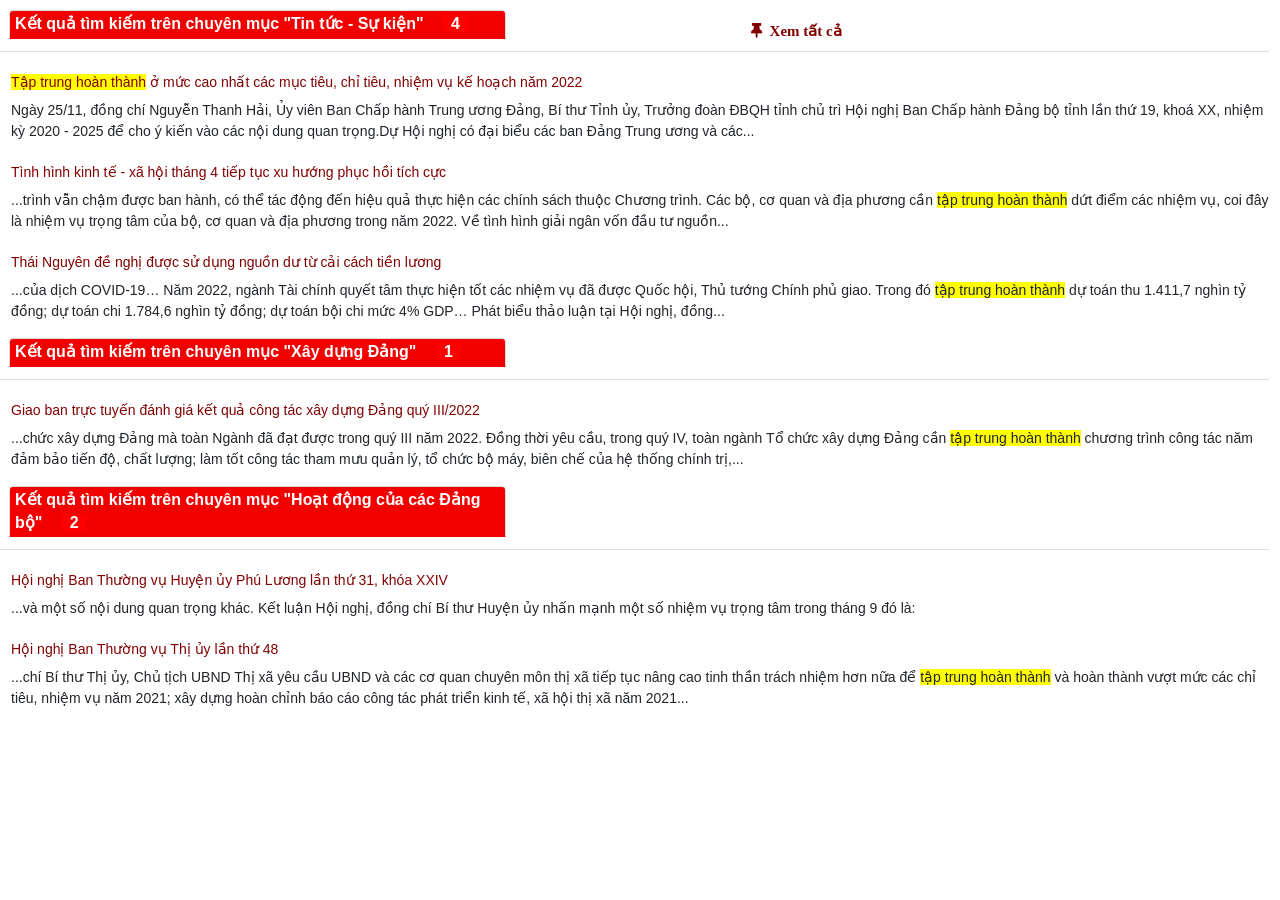
<file: KetQuaTimKiem/index.html>
<!DOCTYPE html>
<html lang="en">
<head>
  <meta charset="UTF-8">
  <meta http-equiv="X-UA-Compatible" content="IE=edge">
  <meta name="viewport" content="width=device-width, initial-scale=1.0">
  <title>Kết quả tìm kiếm</title>
  <link rel="stylesheet" href="../ace_v4/node_modules/bootstrap/dist/css/bootstrap.css">
  <link rel="stylesheet" href="../ace_v4/node_modules/fortawesome/fontawesome-free/css/fontawesome.css">
  <link rel="stylesheet" href="../ace_v4/node_modules/fortawesome/fontawesome-free/css/solid.css">

  <link rel="stylesheet" href="../KetQuaTimKiem/style.css">
</head>
<body>
  <div class="timkiem">
    <div class="row">
      <div class=" search pr-3 pl-3">
        <ul class="search-nav ">
          <li class="kq col-md-7 col-xl-5 col-lg-4">
            <a>Kết quả tìm kiếm trên chuyên mục "Tin tức - Sự kiện"
            <span class="lable pl-2">4</span></a>
        </li>
        <li class="pull-right">
          <a href="https://thainguyen.dcs.vn/seek/?q=T%E1%BA%ADp+trung+ho%C3%A0n+th%C3%A0nh&m=news">
          <em class="fas fa-thumbtack"><span class="all">&nbsp;&nbsp;Xem tất cả</span></em>
        </a></li>
        </ul>
        <h3 class="h3-color">
          <a href="https://thainguyen.dcs.vn/trong-tinh/tap-trung-hoan-thanh-o-muc-cao-nhat-cac-muc-tieu-chi-tieu-nhiem-vu-ke-hoach-nam-2022-517.html">
            <span class="keyword">Tập trung hoàn thành</span> ở mức cao nhất các mục tiêu, chỉ tiêu, nhiệm vụ kế hoạch năm 2022
          </a>
        </h3>
        <p class="p-color">Ngày 25/11, đồng chí Nguyễn Thanh Hải, Ủy viên Ban Chấp hành Trung ương Đảng, Bí thư Tỉnh ủy, Trưởng đoàn ĐBQH
          tỉnh chủ trì Hội nghị Ban Chấp hành Đảng bộ tỉnh lần thứ 19, khoá XX, nhiệm kỳ 2020 - 2025 để cho ý kiến vào các nội dung quan trọng.Dự 
          Hội nghị có đại biểu các ban Đảng Trung ương và các...
        </p>
        <h3 class="h3-color">
          <a href="https://thainguyen.dcs.vn/trong-nuoc-quoc-te/tinh-hinh-kinh-te-xa-hoi-thang-4-tiep-tuc-xu-huong-phuc-hoi-tich-cuc-330.html">  
            Tình hình kinh tế - xã hội tháng 4 tiếp tục xu hướng phục hồi tích cực</a>
        </h3>
        <p class="p-color">...trình vẫn chậm được ban hành, có thể tác động đến hiệu quả thực hiện các chính sách thuộc Chương trình. Các bộ, cơ quan và địa phương cần
          <span class="keyword">tập trung hoàn thành</span> dứt điểm các nhiệm vụ, coi đây là nhiệm vụ trọng tâm của bộ, cơ quan và địa phương trong năm 2022. Về tình hình giải ngân vốn đầu tư nguồn...
        </p>
        <h3 class="h3-color">
          <a href="https://thainguyen.dcs.vn/trong-tinh/thai-nguyen-de-nghi-duoc-su-dung-nguon-du-tu-cai-cach-tien-luong-197.html">
            Thái Nguyên đề nghị được sử dụng nguồn dư từ cải cách tiền lương
          </a>
        </h3>
        <p class="p-color">...của dịch COVID-19…  Năm 2022, ngành Tài chính quyết tâm thực hiện tốt các nhiệm vụ đã được Quốc hội, Thủ tướng Chính phủ giao. Trong đó
          <span class="keyword">tập trung hoàn thành</span> 
          dự toán thu 1.411,7 nghìn tỷ đồng; dự toán chi 1.784,6 nghìn tỷ đồng; dự toán bội chi mức 4% GDP…  Phát biểu thảo luận tại Hội nghị, đồng...</p>
      </div>
      <div class="search pr-3 pl-3">
        <ul class="search-nav">
          <li class="kq col-md-7 col-xl-5 col-lg-4">
            <a>Kết quả tìm kiếm trên chuyên mục "Xây dựng Đảng"
            <span class="lable pl-2">1</span></a>
          </li>     
        </ul>
        <h3 class="h3-color">
          <a href="https://thainguyen.dcs.vn/xay-dung-dang/tin-hoat-dong/giao-ban-truc-tuyen-danh-gia-ket-qua-cong-tac-xay-dung-dang-quy-iii-2022-365.html">
            Giao ban trực tuyến đánh giá kết quả công tác xây dựng Đảng quý III/2022
          </a>
        </h3>
        <p class="p-color">...chức xây dựng Đảng mà toàn Ngành đã đạt được trong quý III năm 2022. Đồng thời yêu cầu, trong quý IV, toàn ngành Tổ chức xây dựng Đảng cần 
          <span class="keyword">tập trung hoàn thành</span>
            chương trình công tác năm đảm bảo tiến độ, chất lượng; làm tốt công tác tham mưu quản lý, tổ chức bộ máy, biên chế của hệ thống chính trị,...
        </p>
      </div>
      <div class="search pr-3 pl-3">
        <ul class="search-nav">
          <li class="kq col-md-7 col-xl-5 col-lg-4 ">
            <a>Kết quả tìm kiếm trên chuyên mục "Hoạt động của các Đảng bộ"
            <span class="lable pl-2">2</span></a>
          </li>     
        </ul>
        <h3 class="h3-color">
          <a href="https://thainguyen.dcs.vn/hoat-dong-cua-cac-dang-bo/dang-bo-huyen-phu-luong/hoi-nghi-ban-thuong-vu-huyen-uy-phu-luong-lan-thu-31-khoa-xxiv-198.html">
            Hội nghị Ban Thường vụ Huyện ủy Phú Lương lần thứ 31, khóa XXIV
          </a>
        </h3>
        <p class="p-color">...và một số nội dung quan trọng khác. Kết luận Hội nghị, đồng chí Bí thư Huyện ủy nhấn mạnh một số nhiệm vụ trọng tâm trong tháng 9 đó là: 
        </p>
        <h3 class="h3-color">
          <a href="https://thainguyen.dcs.vn/hoat-dong-cua-cac-dang-bo/dang-bo-tp-pho-yen/hoi-nghi-ban-thuong-vu-thi-uy-lan-thu-48-6.html">
            Hội nghị Ban Thường vụ Thị ủy lần thứ 48
          </a>
        </h3>
        <p class="p-color">...chí Bí thư Thị ủy, Chủ tịch UBND Thị xã yêu cầu UBND và các cơ quan chuyên môn thị xã tiếp tục nâng cao tinh thần trách nhiệm hơn nữa để 
          <span class="keyword">tập trung hoàn thành</span>
          và hoàn thành vượt mức các chỉ tiêu, nhiệm vụ năm 2021; xây dựng hoàn chỉnh báo cáo công tác phát triển kinh tế, xã hội thị xã năm 2021...
        </p>
    </div>
    </div>
  </div>


</html>
</file>
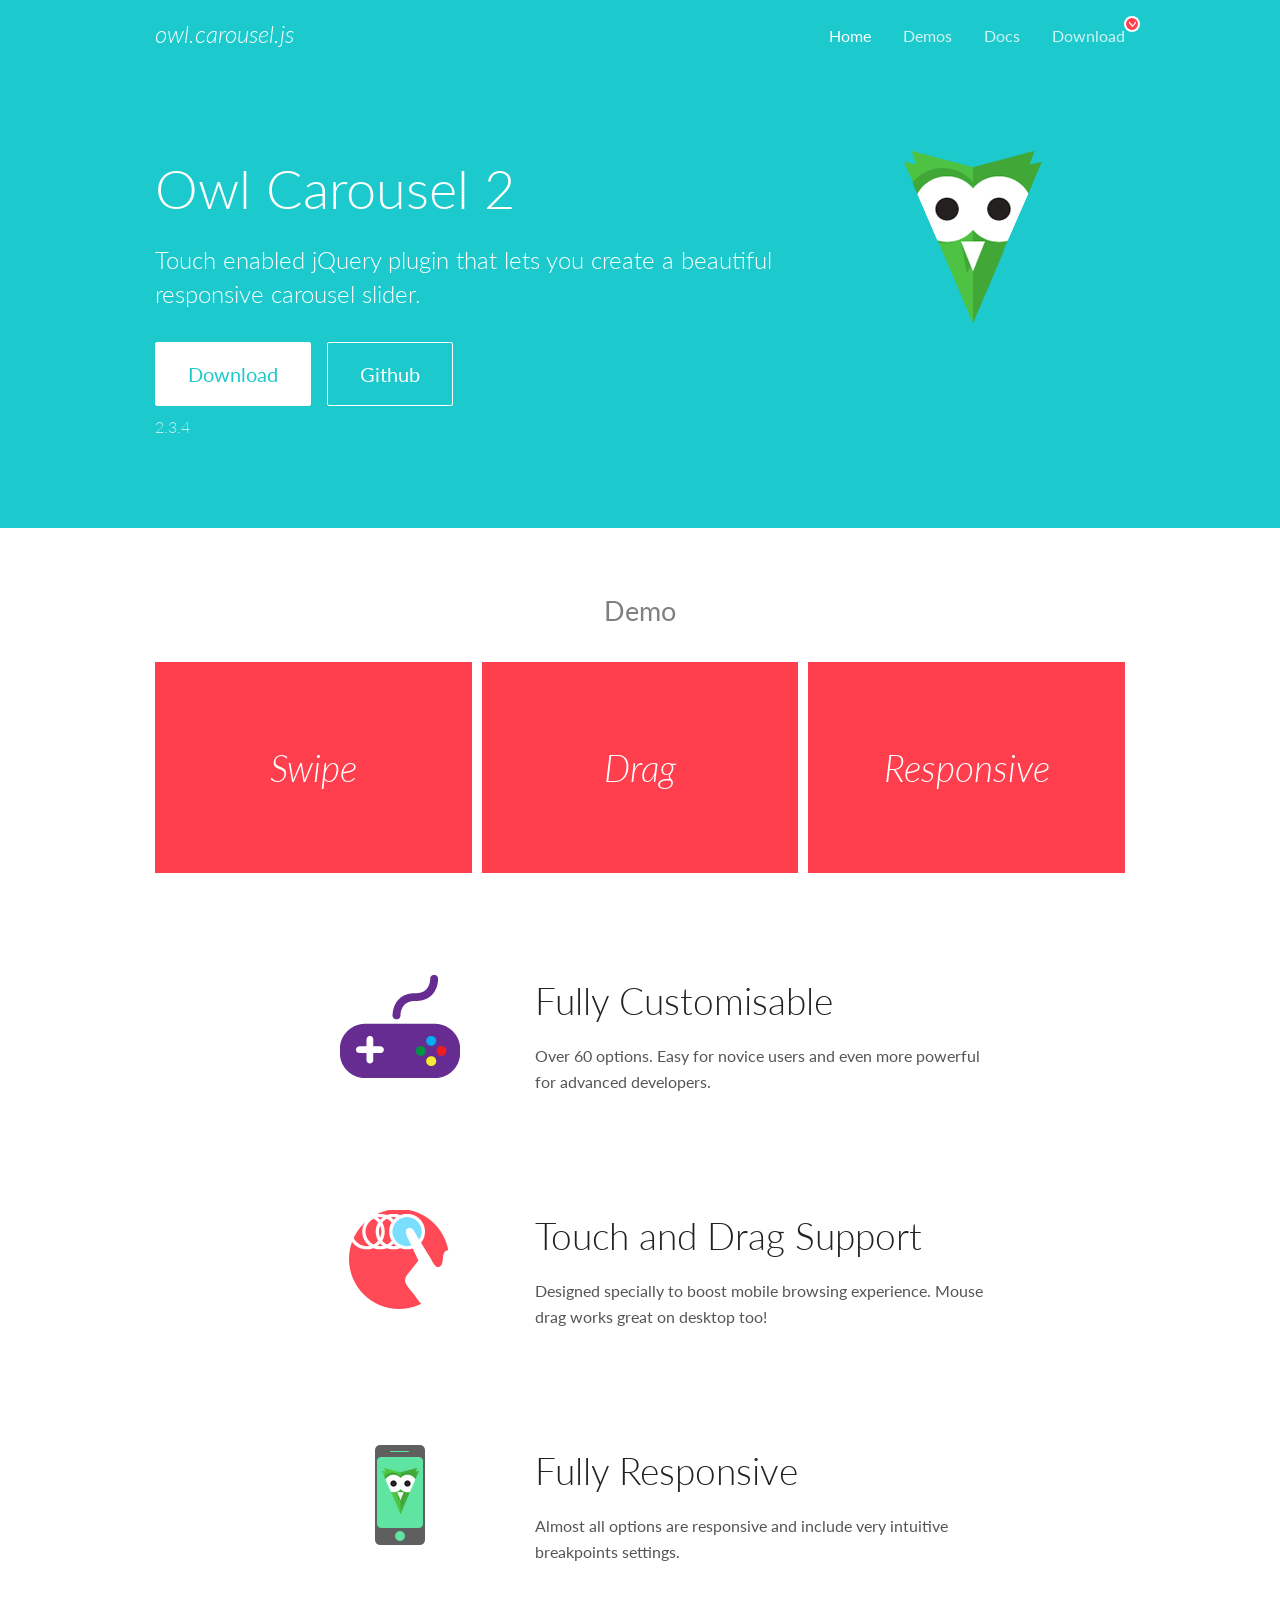
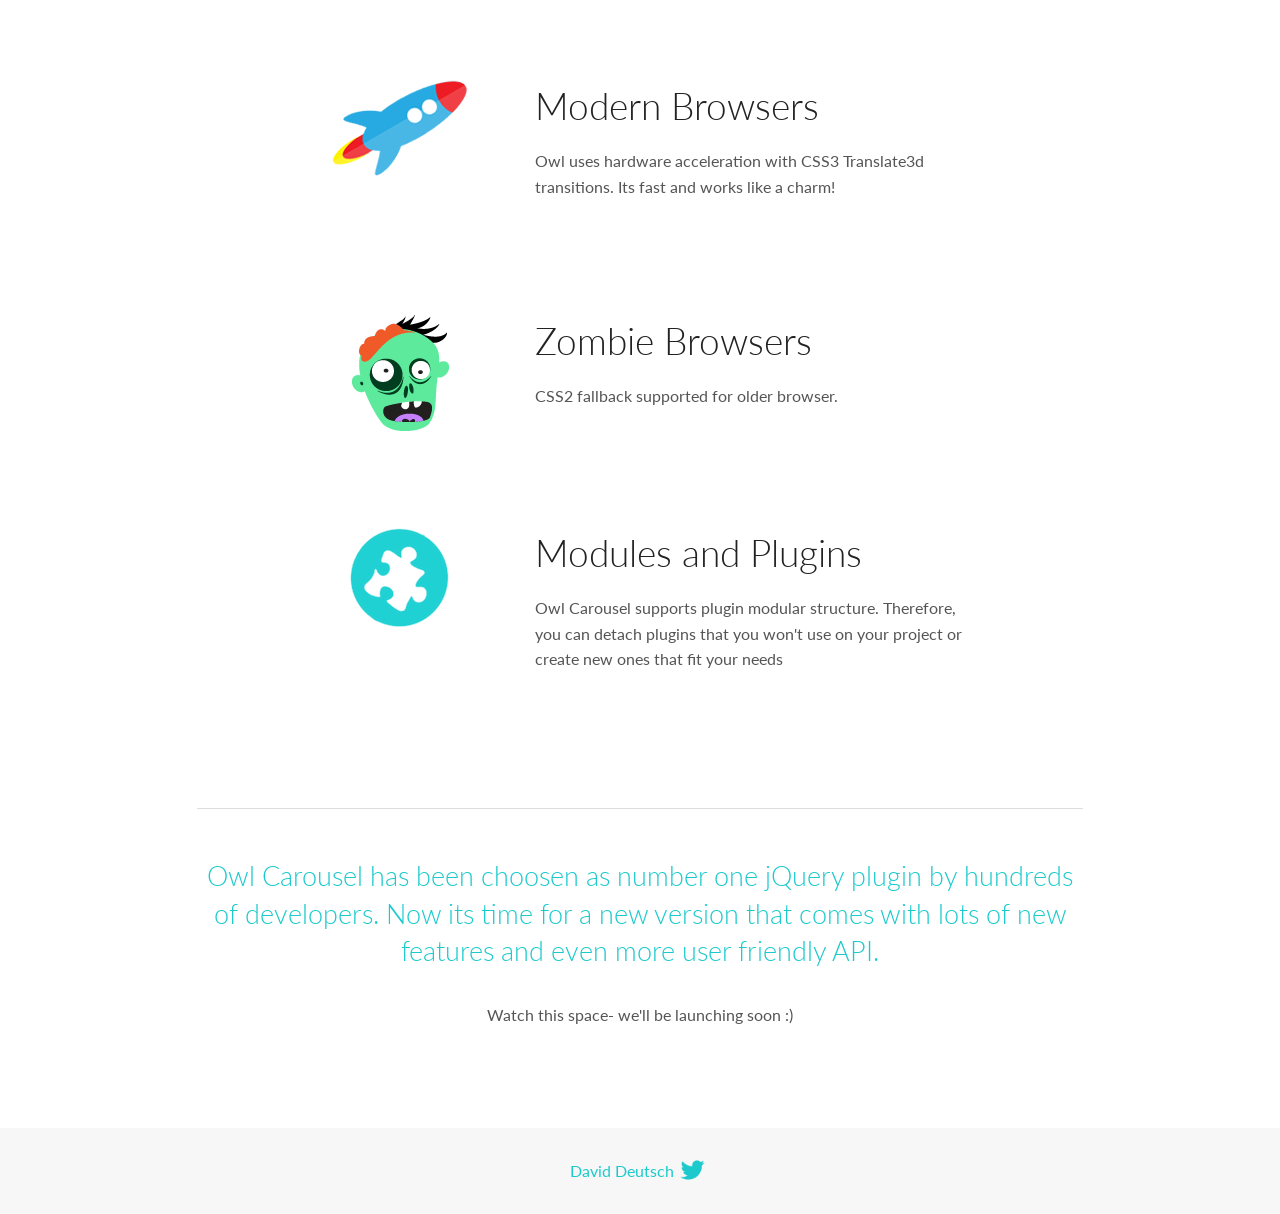
<file: OwlCarousel2-2.3.4/docs/index.html>
<!DOCTYPE html>
<html lang="en">
  <head>

    <!-- head -->
    <meta charset="utf-8">
    <meta name="msapplication-tap-highlight" content="no" />
    <meta name="viewport" content="width=device-width, initial-scale=1.0" />
    <meta name="description" content="Touch enabled jQuery plugin that lets you create beautiful responsive carousel slider.">
    <meta name="author" content="David Deutsch">
    <title>
      Home | Owl Carousel | 2.3.4
    </title>

    <!-- Stylesheets -->
    <link href='https://fonts.googleapis.com/css?family=Lato:300,400,700,400italic,300italic' rel='stylesheet' type='text/css'>
    <link rel="stylesheet" href="assets/css/docs.theme.min.css">

    <!-- Owl Stylesheets -->
    <link rel="stylesheet" href="assets/owlcarousel/assets/owl.carousel.min.css">
    <link rel="stylesheet" href="assets/owlcarousel/assets/owl.theme.default.min.css">

    <!-- HTML5 shim and Respond.js IE8 support of HTML5 elements and media queries -->

    <!--[if lt IE 9]>
      <script src="https://oss.maxcdn.com/libs/html5shiv/3.7.0/html5shiv.js"></script>
      <script src="https://oss.maxcdn.com/libs/respond.js/1.3.0/respond.min.js"></script>
    <![endif]-->

    <!-- Favicons -->
    <link rel="apple-touch-icon-precomposed" sizes="144x144" href="assets/ico/apple-touch-icon-144-precomposed.png">
    <link rel="shortcut icon" href="assets/ico/favicon.png">
    <link rel="shortcut icon" href="favicon.ico">

    <!-- Yeah i know js should not be in header. Its required for demos.-->

    <!-- javascript -->
    <script src="assets/vendors/jquery.min.js"></script>
    <script src="assets/owlcarousel/owl.carousel.js"></script>
  </head>
  <body>

    <!-- header -->
    <header class="header">
      <div class="row">
        <div class="large-12 columns">
          <div class="brand left">
            <h3>
              <a href="/OwlCarousel2/">owl.carousel.js</a> 
            </h3>
          </div>
          <a id="toggle-nav" class="right">
            <span></span> <span></span> <span></span> 
          </a> 
          <div class="nav-bar">
            <ul class="clearfix">
              <li class="active">
                <a href="/OwlCarousel2/index.html">Home</a> 
              </li>
              <li> <a href="/OwlCarousel2/demos/demos.html">Demos</a>  </li>
              <li> <a href="/OwlCarousel2/docs/started-welcome.html">Docs</a>  </li>
              <li>
                <a href="https://github.com/OwlCarousel2/OwlCarousel2/archive/2.3.4.zip">Download</a> 
                <span class="download"></span> 
              </li>
            </ul>
          </div>
        </div>
      </div>
    </header>

    <!-- home panel -->
    <section id="hero">
      <div class="row">
        <div class="large-8 medium-8 columns">
          <h1>Owl Carousel 2</h1>
          <h4>Touch enabled jQuery plugin that lets you create a beautiful responsive carousel slider.</h4>
          <a href="https://github.com/OwlCarousel2/OwlCarousel2/archive/2.3.4.zip" class="hero-button">Download</a> 
          <a href="https://github.com/OwlCarousel2/OwlCarousel2" class="hero-button outline">Github</a> 
          <p>2.3.4</p>
        </div>
        <div class="large-4 medium-4 columns">
          <img class="owl-logo" src="assets/img/owl-logo.png" alt="mr. Owl">
        </div>
      </div>
    </section>

    <!-- body -->
    <div class="home-demo">
      <div class="row">
        <div class="large-12 columns">
          <h3>Demo</h3>
          <div class="owl-carousel">
            <div class="item">
              <h2>Swipe</h2>
            </div>
            <div class="item">
              <h2>Drag</h2>
            </div>
            <div class="item">
              <h2>Responsive</h2>
            </div>
            <div class="item">
              <h2>CSS3</h2>
            </div>
            <div class="item">
              <h2>Fast</h2>
            </div>
            <div class="item">
              <h2>Easy</h2>
            </div>
            <div class="item">
              <h2>Free</h2>
            </div>
            <div class="item">
              <h2>Upgradable</h2>
            </div>
            <div class="item">
              <h2>Tons of options</h2>
            </div>
            <div class="item">
              <h2>Infinity</h2>
            </div>
            <div class="item">
              <h2>Auto Width</h2>
            </div>
          </div>
        </div>
      </div>
    </div>
    <script>
      var owl = $('.owl-carousel');
      owl.owlCarousel({
        margin: 10,
        loop: true,
        responsive: {
          0: {
            items: 1
          },
          600: {
            items: 2
          },
          1000: {
            items: 3
          }
        }
      })
    </script>

    <!-- features -->
    <div id="features">
      <div class="row">
        <div class="small-12 medium-9 small-centered columns">
          <section class="row feature">
            <div class="medium-4 small-12 columns">
              <img src="assets/img/feature-options.png" alt="">
            </div>
            <div class="medium-8 small-12 columns">
              <h2>Fully Customisable</h2>
              <p>Over 60 options. Easy for novice users and even more powerful for advanced developers.</p>
            </div>
          </section>
          <section class="row feature">
            <div class="medium-4 small-12 columns">
              <img src="assets/img/feature-drag.png" alt="">
            </div>
            <div class="medium-8 small-12 columns">
              <h2>Touch and Drag Support</h2>
              <p>Designed specially to boost mobile browsing experience. Mouse drag works great on desktop too!</p>
            </div>
          </section>
          <section class="row feature">
            <div class="medium-4 small-12 columns">
              <img src="assets/img/feature-responsive.png" alt="">
            </div>
            <div class="medium-8 small-12 columns">
              <h2>Fully Responsive</h2>
              <p>Almost all options are responsive and include very intuitive breakpoints settings.</p>
            </div>
          </section>
          <section class="row feature">
            <div class="medium-4 small-12 columns">
              <img src="assets/img/feature-modern.png" alt="">
            </div>
            <div class="medium-8 small-12 columns">
              <h2>Modern Browsers</h2>
              <p>Owl uses hardware acceleration with CSS3 Translate3d transitions. Its fast and works like a charm! </p>
            </div>
          </section>
          <section class="row feature">
            <div class="medium-4 small-12 columns">
              <img src="assets/img/feature-zombie.png" alt="">
            </div>
            <div class="medium-8 small-12 columns">
              <h2>Zombie Browsers</h2>
              <p>CSS2 fallback supported for older browser.</p>
            </div>
          </section>
          <section class="row feature">
            <div class="medium-4 small-12 columns">
              <img src="assets/img/feature-module.png" alt="">
            </div>
            <div class="medium-8 small-12 columns">
              <h2>Modules and Plugins</h2>
              <p>Owl Carousel supports plugin modular structure. Therefore, you can detach plugins that you won&#x27;t use on your project or create new ones that fit your needs</p>
            </div>
          </section>
        </div>
      </div>
    </div>

    <!-- footer -->
    <section id="teaser-text">
      <div class="row">
        <div class="small-12 medium-11 small-centered columns">
          <hr>
          <h3 id="owl-carousel-has-been-choosen-as-number-one-jquery-plugin-by-hundreds-of-developers-now-its-time-for-a-new-version-that-comes-with-lots-of-new-features-and-even-more-user-friendly-api-">Owl Carousel has been choosen as number one jQuery plugin by hundreds of developers. Now its time for a new version that comes with lots of new features and even more user friendly API.</h3>
          <p>Watch this space- we&#39;ll be launching soon :)</p>
        </div>
      </div>
    </section>

    <!-- footer -->
    <footer class="footer">
      <div class="row">
        <div class="large-12 columns">
          <h5>
            <a href="/OwlCarousel2/docs/support-contact.html">David Deutsch</a> 
            <a id="custom-tweet-button" href="https://twitter.com/share?url=https://github.com/OwlCarousel2/OwlCarousel2&text=Owl Carousel - This is so awesome! " target="_blank"></a> 
          </h5>
        </div>
      </div>
    </footer>

    <!-- vendors -->
    <script src="assets/vendors/highlight.js"></script>
    <script src="assets/js/app.js"></script>
  </body>
</html>
</file>
<file: KetQuaTimKiem/style.css>
.timkiem {
  padding-top: 10px;
  padding-left: 10px;
  padding-right: 10px;
}
.timkiem .search {

}
.timkiem .search-nav {
  font-size: 15px;
  text-align: center;
  list-style-type: none;
  padding-left: 10px;
  padding-bottom: 2px;
  padding-right: 10px;
  border-bottom: 1px solid #dddddd;

}
.timkiem .search-nav .kq a {
  color: #830000;
  background-color: #fff;
  border: 1px solid #ddd;
  line-height: 1.42857143;
  border-radius: 4px 4px 0 0;
  position: relative;
  display: block;
  padding: 2px 5px;
  border-bottom-color: transparent;
  margin-bottom: 10px;
  font-weight: 700;
  font-size: 16px;
  text-decoration: none;

}

.timkiem .search-nav .pull-right a {
  margin-right: 4px;
  line-height: 1.42857143;
  color: #830000;

}
.timkiem .search-nav .pull-right  {
  text-align: left;
}


.timkiem .lable {
  background-color: red;
  padding-right: 8px;
  padding-left: 1px;
  border-radius: 14%;
  color: white;
  margin: 15px;
}
.h3-color  {
  font-size: 20px;
}

.timkiem .keyword {
  background-color: yellow;
}

.timkiem .h3-color a {
  color: #830000;
  font-size: 14px;
  text-decoration: none;

}
.timkiem .p-color{
  font-size: 14px;
}

/*Them 1 dòng trống và thiết lập clear:both*/ 
.row::after {
content: "";
clear: both;
display: table;
padding-top: 30px;
}
@media only screen and (min-width: 768px){
  .timkiem .search-nav {
    margin-left: -27px;
  }
  .timkiem .search-nav .kq a {
    background: #f20000;
    color:white;
    text-align: left;
  }
  .timkiem .search-nav {
    display: flex;
  }
  .timkiem .search-nav .kq {

  }
  .timkiem .search-nav .pull-right {
    padding-left: 230px;
    justify-content: flex-end;
    padding-top: 10px;

  }
  
  }
</file>
<file: ace_v4/node_modules/fortawesome/fontawesome-free/css/solid.css>
/*!
 * Font Awesome Free 5.15.4 by @fontawesome - https://fontawesome.com
 * License - https://fontawesome.com/license/free (Icons: CC BY 4.0, Fonts: SIL OFL 1.1, Code: MIT License)
 */
@font-face {
  font-family: 'Font Awesome 5 Free';
  font-style: normal;
  font-weight: 900;
  font-display: block;
  src: url("../webfonts/fa-solid-900.eot");
  src: url("../webfonts/fa-solid-900.eot?#iefix") format("embedded-opentype"), url("../webfonts/fa-solid-900.woff2") format("woff2"), url("../webfonts/fa-solid-900.woff") format("woff"), url("../webfonts/fa-solid-900.ttf") format("truetype"), url("../webfonts/fa-solid-900.svg#fontawesome") format("svg"); }

.fa,
.fas {
  font-family: 'Font Awesome 5 Free';
  font-weight: 900; }
</file>
